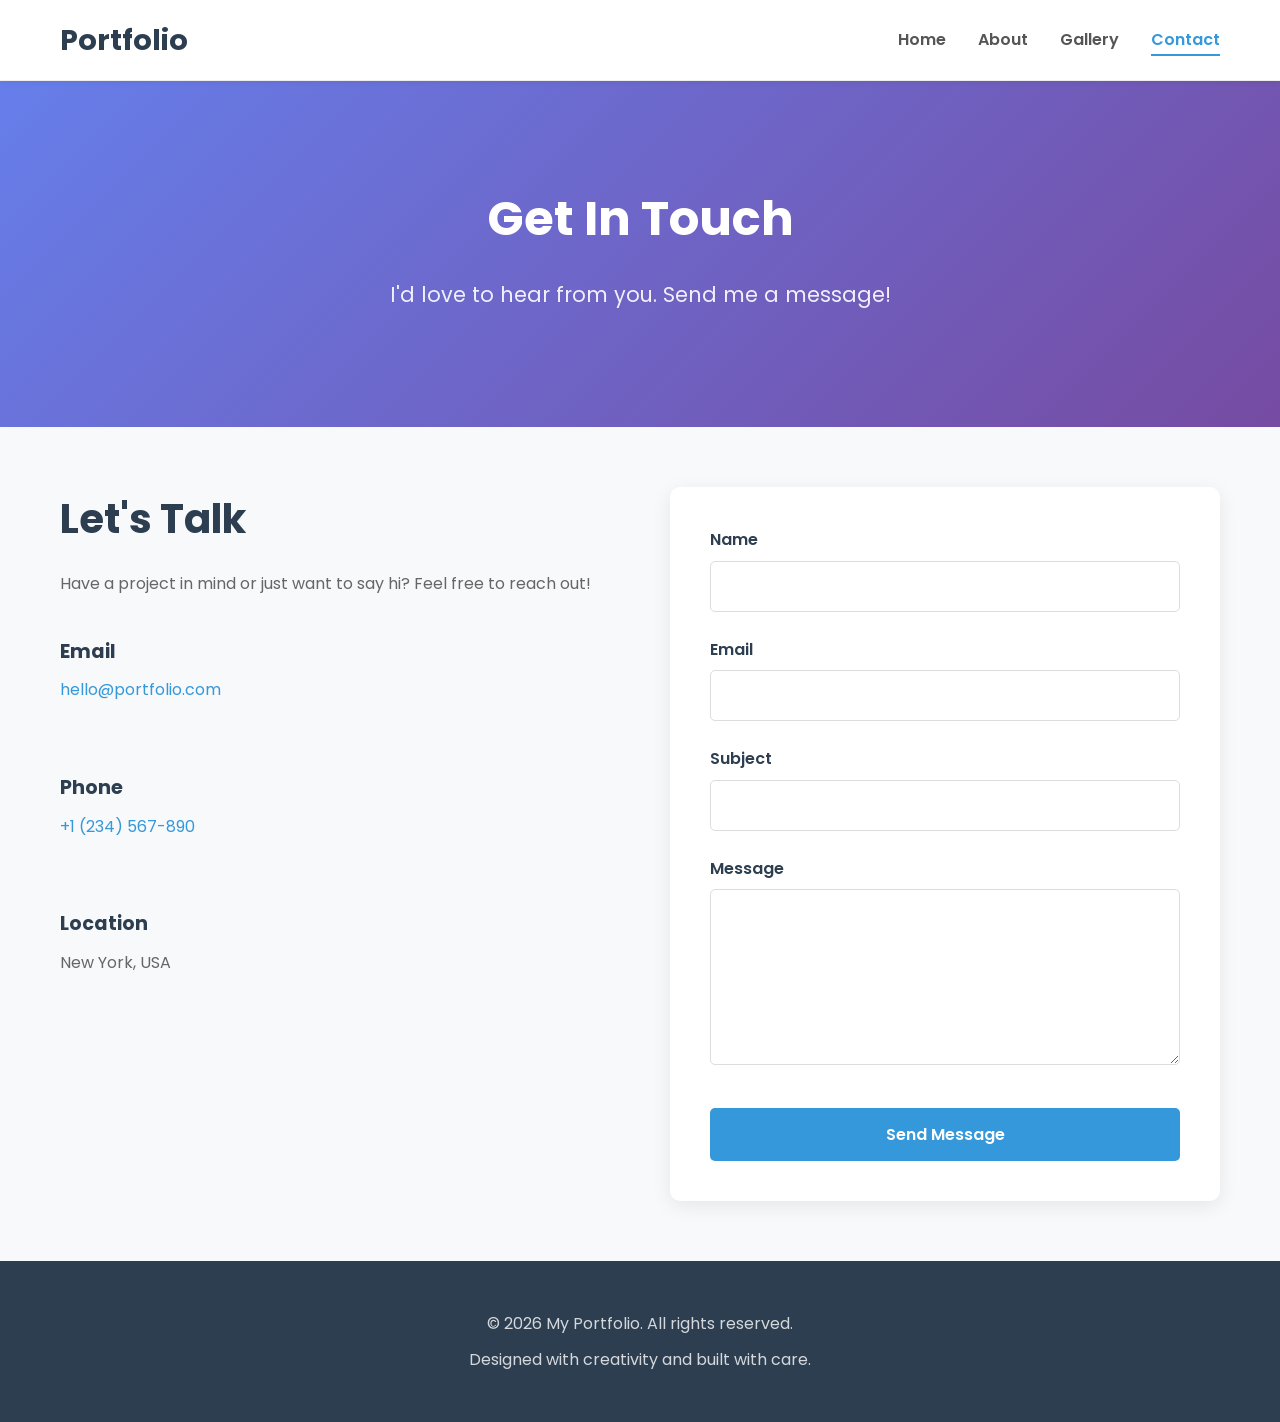
<file: contact.html>
<!DOCTYPE html>
<html lang="en">
<head>
    <meta charset="UTF-8">
    <meta name="viewport" content="width=device-width, initial-scale=1.0">
    <title>Contact - My Portfolio</title>
    <link rel="stylesheet" href="style.css">
    <link href="https://fonts.googleapis.com/css2?family=Poppins:wght@400;600;700&display=swap" rel="stylesheet">
</head>
<body>
    <!-- Header -->
    <header class="header">
        <div class="container">
            <div class="header-content">
                <div class="logo">
                    <h1>Portfolio</h1>
                </div>
                <nav class="nav">
                    <ul class="nav-list">
                        <li><a href="index.html" class="nav-link">Home</a></li>
                        <li><a href="about.html" class="nav-link">About</a></li>
                        <li><a href="gallery.html" class="nav-link">Gallery</a></li>
                        <li><a href="contact.html" class="nav-link active">Contact</a></li>
                    </ul>
                </nav>
            </div>
        </div>
    </header>

    <!-- Main Content -->
    <main>
        <!-- Page Title Section -->
        <section class="page-title">
            <div class="container">
                <h1>Get In Touch</h1>
                <p>I'd love to hear from you. Send me a message!</p>
            </div>
        </section>

        <!-- Contact Form Section -->
        <section class="contact-section">
            <div class="container">
                <div class="contact-wrapper">
                    <div class="contact-info">
                        <h2>Let's Talk</h2>
                        <p>Have a project in mind or just want to say hi? Feel free to reach out!</p>
                        
                        <div class="contact-details">
                            <div class="contact-item">
                                <h3>Email</h3>
                                <p><a href="mailto:hello@portfolio.com">hello@portfolio.com</a></p>
                            </div>
                            <div class="contact-item">
                                <h3>Phone</h3>
                                <p><a href="tel:+1234567890">+1 (234) 567-890</a></p>
                            </div>
                            <div class="contact-item">
                                <h3>Location</h3>
                                <p>New York, USA</p>
                            </div>
                        </div>
                    </div>

                    <div class="contact-form-wrapper">
                        <form class="contact-form" action="#" method="POST">
                            <div class="form-group">
                                <label for="name">Name</label>
                                <input type="text" id="name" name="name" required>
                            </div>

                            <div class="form-group">
                                <label for="email">Email</label>
                                <input type="email" id="email" name="email" required>
                            </div>

                            <div class="form-group">
                                <label for="subject">Subject</label>
                                <input type="text" id="subject" name="subject" required>
                            </div>

                            <div class="form-group">
                                <label for="message">Message</label>
                                <textarea id="message" name="message" rows="6" required></textarea>
                            </div>

                            <button type="submit" class="btn btn-primary">Send Message</button>
                        </form>
                    </div>
                </div>
            </div>
        </section>
    </main>

    <!-- Footer -->
    <footer class="footer">
        <div class="container">
            <div class="footer-content">
                <p>&copy; 2026 My Portfolio. All rights reserved.</p>
                <p>Designed with creativity and built with care.</p>
            </div>
        </div>
    </footer>
</body>
</html>
</file>
<file: style.css>
/* ===========================
   RESET & BASE STYLES
   =========================== */

* {
    margin: 0;
    padding: 0;
    box-sizing: border-box;
}

html {
    scroll-behavior: smooth;
}

body {
    font-family: 'Poppins', sans-serif;
    line-height: 1.6;
    color: #333;
    background-color: #fff;
}

/* ===========================
   TYPOGRAPHY
   =========================== */

h1, h2, h3, h4, h5, h6 {
    font-weight: 700;
    margin-bottom: 0.5rem;
}

h1 {
    font-size: 3rem;
}

h2 {
    font-size: 2.5rem;
}

h3 {
    font-size: 1.5rem;
}

p {
    margin-bottom: 1rem;
    font-size: 1rem;
}

a {
    text-decoration: none;
    color: inherit;
}

/* ===========================
   LAYOUT BASICS
   =========================== */

.container {
    max-width: 1200px;
    margin: 0 auto;
    padding: 0 20px;
}

main {
    min-height: calc(100vh - 80px - 200px);
}

/* ===========================
   HEADER & NAVIGATION
   =========================== */

.header {
    background-color: #fff;
    border-bottom: 1px solid #eee;
    position: sticky;
    top: 0;
    z-index: 100;
    box-shadow: 0 2px 5px rgba(0, 0, 0, 0.05);
}

.header-content {
    display: flex;
    justify-content: space-between;
    align-items: center;
    height: 80px;
}

.logo h1 {
    font-size: 1.8rem;
    color: #2c3e50;
    margin: 0;
}

.nav-list {
    display: flex;
    list-style: none;
    gap: 2rem;
}

.nav-link {
    font-weight: 600;
    color: #555;
    transition: color 0.3s ease;
    position: relative;
}

.nav-link:hover {
    color: #3498db;
}

.nav-link.active {
    color: #3498db;
}

.nav-link.active::after {
    content: '';
    position: absolute;
    bottom: -5px;
    left: 0;
    width: 100%;
    height: 2px;
    background-color: #3498db;
}

/* ===========================
   BUTTONS
   =========================== */

.btn {
    display: inline-block;
    padding: 12px 30px;
    border: none;
    border-radius: 5px;
    font-weight: 600;
    cursor: pointer;
    transition: all 0.3s ease;
    font-family: 'Poppins', sans-serif;
    font-size: 1rem;
}

.btn-primary {
    background-color: #3498db;
    color: #fff;
}

.btn-primary:hover {
    background-color: #2980b9;
    transform: translateY(-2px);
    box-shadow: 0 5px 15px rgba(52, 152, 219, 0.3);
}

.btn-secondary {
    background-color: #2c3e50;
    color: #fff;
}

.btn-secondary:hover {
    background-color: #1a252f;
    transform: translateY(-2px);
}

.btn-light {
    background-color: #fff;
    color: #2c3e50;
    border: 2px solid #fff;
}

.btn-light:hover {
    background-color: transparent;
    color: #fff;
}

/* ===========================
   HERO SLIDER
   =========================== */

.hero-slider {
    position: relative;
    width: 100%;
    height: 600px;
    overflow: hidden;
    background: linear-gradient(135deg, #667eea 0%, #764ba2 100%);
}

.slider-container {
    position: relative;
    width: 100%;
    height: 100%;
}

.slide {
    position: absolute;
    top: 0;
    left: 0;
    width: 100%;
    height: 100%;
    opacity: 0;
    transition: opacity 0.8s ease-in-out;
    display: flex;
    align-items: center;
    justify-content: center;
}

.slide.active {
    opacity: 1;
}

.slide-content {
    text-align: center;
    color: #fff;
    z-index: 2;
}

.slide-content h2 {
    font-size: 3.5rem;
    margin-bottom: 1rem;
    animation: slideInUp 0.8s ease;
}

.slide-content p {
    font-size: 1.5rem;
    margin-bottom: 2rem;
    animation: slideInUp 0.8s ease 0.2s both;
}

.slide-content .btn {
    animation: slideInUp 0.8s ease 0.4s both;
}

@keyframes slideInUp {
    from {
        opacity: 0;
        transform: translateY(30px);
    }
    to {
        opacity: 1;
        transform: translateY(0);
    }
}

/* Slider Controls */
.slider-controls {
    position: absolute;
    bottom: 30px;
    left: 50%;
    transform: translateX(-50%);
    display: flex;
    gap: 10px;
    z-index: 10;
}

.slider-dot {
    width: 12px;
    height: 12px;
    border-radius: 50%;
    background-color: rgba(255, 255, 255, 0.5);
    border: none;
    cursor: pointer;
    transition: all 0.3s ease;
}

.slider-dot.active {
    background-color: #fff;
    width: 30px;
    border-radius: 6px;
}

.slider-dot:hover {
    background-color: rgba(255, 255, 255, 0.8);
}

/* ===========================
   SECTIONS
   =========================== */

section {
    padding: 80px 0;
}

.section-title {
    text-align: center;
    margin-bottom: 60px;
}

.section-title h2 {
    margin-bottom: 10px;
}

.section-title p {
    font-size: 1.2rem;
    color: #666;
}

/* ===========================
   ABOUT PREVIEW (Home)
   =========================== */

.about-preview {
    background-color: #f8f9fa;
}

.about-preview-content {
    display: grid;
    grid-template-columns: 1fr 1fr;
    gap: 60px;
    align-items: center;
}

.about-image img {
    width: 100%;
    border-radius: 10px;
    box-shadow: 0 10px 30px rgba(0, 0, 0, 0.1);
}

.about-text h3 {
    margin-bottom: 20px;
}

.about-text p {
    color: #666;
    margin-bottom: 1.5rem;
}

.about-text .btn {
    margin-top: 20px;
}

/* ===========================
   SERVICES/FEATURES
   =========================== */

.services {
    background-color: #fff;
}

.services-grid {
    display: grid;
    grid-template-columns: repeat(3, 1fr);
    gap: 40px;
}

.service-card {
    background-color: #f8f9fa;
    padding: 40px 30px;
    border-radius: 10px;
    text-align: center;
    transition: all 0.3s ease;
}

.service-card:hover {
    transform: translateY(-10px);
    box-shadow: 0 15px 40px rgba(0, 0, 0, 0.1);
}

.service-icon {
    font-size: 3rem;
    margin-bottom: 20px;
}

.service-card h3 {
    margin-bottom: 15px;
    color: #2c3e50;
}

.service-card p {
    color: #666;
    font-size: 0.95rem;
}

/* ===========================
   GALLERY PREVIEW (Home)
   =========================== */

.gallery-preview {
    background-color: #fff;
}

.gallery-grid {
    display: grid;
    grid-template-columns: repeat(3, 1fr);
    gap: 30px;
    margin-bottom: 40px;
}

.gallery-item {
    position: relative;
    overflow: hidden;
    border-radius: 10px;
    aspect-ratio: 1;
}

.gallery-item img {
    width: 100%;
    height: 100%;
    object-fit: cover;
    transition: transform 0.3s ease;
}

.gallery-item:hover img {
    transform: scale(1.05);
}

.text-center {
    text-align: center;
}

/* ===========================
   GALLERY FULL PAGE
   =========================== */

.gallery-full {
    padding: 60px 0;
}

.gallery-grid-full {
    display: grid;
    grid-template-columns: repeat(3, 1fr);
    gap: 30px;
}

.gallery-item-full {
    position: relative;
    overflow: hidden;
    border-radius: 10px;
    aspect-ratio: 1;
}

.gallery-item-full img {
    width: 100%;
    height: 100%;
    object-fit: cover;
    transition: transform 0.3s ease;
}

.gallery-item-full:hover img {
    transform: scale(1.08);
}

/* ===========================
   CALL TO ACTION
   =========================== */

.cta {
    background: linear-gradient(135deg, #667eea 0%, #764ba2 100%);
    color: #fff;
    text-align: center;
}

.cta-content h2 {
    font-size: 2.5rem;
    margin-bottom: 20px;
    color: #fff;
}

.cta-content p {
    font-size: 1.3rem;
    margin-bottom: 30px;
    color: rgba(255, 255, 255, 0.9);
}

/* ===========================
   PAGE TITLE
   =========================== */

.page-title {
    background: linear-gradient(135deg, #667eea 0%, #764ba2 100%);
    color: #fff;
    padding: 100px 0;
    text-align: center;
}

.page-title h1 {
    font-size: 3rem;
    margin-bottom: 20px;
}

.page-title p {
    font-size: 1.3rem;
    color: rgba(255, 255, 255, 0.9);
}

/* ===========================
   ABOUT PAGE
   =========================== */

.about-section {
    padding: 80px 0;
    background-color: #fff;
}

.about-section.alt {
    background-color: #f8f9fa;
}

.about-row {
    display: grid;
    grid-template-columns: 1fr 1fr;
    gap: 60px;
    align-items: center;
}

.about-row.reverse {
    grid-template-columns: 1fr 1fr;
}

.about-row.reverse .about-col-image {
    order: 2;
}

.about-row.reverse .about-col-text {
    order: 1;
}

.about-col-image img {
    width: 100%;
    border-radius: 10px;
    box-shadow: 0 10px 30px rgba(0, 0, 0, 0.1);
}

.about-col-text h2 {
    margin-bottom: 30px;
    color: #2c3e50;
}

.about-col-text p {
    color: #666;
    margin-bottom: 20px;
    font-size: 1rem;
}

.about-highlights {
    list-style: none;
    margin-top: 30px;
}

.about-highlights li {
    padding: 10px 0;
    font-weight: 500;
    color: #333;
}

.skills {
    display: grid;
    grid-template-columns: repeat(3, 1fr);
    gap: 30px;
    margin-top: 30px;
}

.skill {
    padding: 20px;
    background-color: #f8f9fa;
    border-radius: 8px;
    text-align: center;
}

.skill h4 {
    font-size: 1.1rem;
    margin-bottom: 10px;
    color: #2c3e50;
}

.skill p {
    font-size: 0.9rem;
    color: #666;
}

.values-list {
    display: flex;
    flex-direction: column;
    gap: 20px;
    margin-top: 30px;
}

.value-item {
    padding: 15px;
    background-color: #f8f9fa;
    border-left: 4px solid #3498db;
    border-radius: 5px;
    color: #666;
}

.value-item strong {
    color: #2c3e50;
}

/* ===========================
   CONTACT PAGE
   =========================== */

.contact-section {
    padding: 60px 0;
    background-color: #f8f9fa;
}

.contact-wrapper {
    display: grid;
    grid-template-columns: 1fr 1fr;
    gap: 60px;
}

.contact-info h2 {
    margin-bottom: 20px;
    color: #2c3e50;
}

.contact-info p {
    color: #666;
    margin-bottom: 40px;
}

.contact-details {
    display: flex;
    flex-direction: column;
    gap: 30px;
}

.contact-item h3 {
    font-size: 1.2rem;
    margin-bottom: 10px;
    color: #2c3e50;
}

.contact-item p {
    color: #666;
}

.contact-item a {
    color: #3498db;
    transition: color 0.3s ease;
}

.contact-item a:hover {
    color: #2980b9;
}

/* Contact Form */
.contact-form-wrapper {
    background-color: #fff;
    padding: 40px;
    border-radius: 10px;
    box-shadow: 0 5px 20px rgba(0, 0, 0, 0.08);
}

.form-group {
    margin-bottom: 25px;
}

.form-group label {
    display: block;
    margin-bottom: 8px;
    font-weight: 600;
    color: #2c3e50;
}

.form-group input,
.form-group textarea {
    width: 100%;
    padding: 12px 15px;
    border: 1px solid #ddd;
    border-radius: 5px;
    font-family: 'Poppins', sans-serif;
    font-size: 1rem;
    transition: border-color 0.3s ease;
}

.form-group input:focus,
.form-group textarea:focus {
    outline: none;
    border-color: #3498db;
    box-shadow: 0 0 0 3px rgba(52, 152, 219, 0.1);
}

.form-group textarea {
    resize: vertical;
}

.contact-form .btn {
    width: 100%;
    padding: 14px;
    margin-top: 10px;
}

/* ===========================
   FOOTER
   =========================== */

.footer {
    background-color: #2c3e50;
    color: #fff;
    padding: 40px 0;
    text-align: center;
}

.footer-content p {
    margin: 10px 0;
    color: rgba(255, 255, 255, 0.8);
}

/* ===========================
   RESPONSIVE DESIGN
   =========================== */

/* Tablet - 768px and below */
@media (max-width: 768px) {
    h1 {
        font-size: 2rem;
    }

    h2 {
        font-size: 1.8rem;
    }

    h3 {
        font-size: 1.3rem;
    }

    .nav-list {
        gap: 1rem;
    }

    .nav-link {
        font-size: 0.9rem;
    }

    /* Hero Slider */
    .hero-slider {
        height: 400px;
    }

    .slide-content h2 {
        font-size: 2rem;
    }

    .slide-content p {
        font-size: 1rem;
    }

    /* About Preview */
    .about-preview-content {
        grid-template-columns: 1fr;
        gap: 40px;
    }

    /* Services Grid */
    .services-grid {
        grid-template-columns: 1fr;
        gap: 30px;
    }

    /* Gallery Grid */
    .gallery-grid,
    .gallery-grid-full {
        grid-template-columns: repeat(2, 1fr);
        gap: 20px;
    }

    /* About Page */
    .about-row,
    .about-row.reverse {
        grid-template-columns: 1fr;
    }

    .about-row.reverse .about-col-image,
    .about-row.reverse .about-col-text {
        order: initial;
    }

    .skills {
        grid-template-columns: 1fr;
    }

    /* Contact Page */
    .contact-wrapper {
        grid-template-columns: 1fr;
        gap: 40px;
    }

    section {
        padding: 60px 0;
    }

    .section-title {
        margin-bottom: 40px;
    }
}

/* Mobile - 480px and below */
@media (max-width: 480px) {
    .container {
        padding: 0 15px;
    }

    h1 {
        font-size: 1.5rem;
    }

    h2 {
        font-size: 1.4rem;
    }

    h3 {
        font-size: 1.1rem;
    }

    .header-content {
        height: 70px;
    }

    .logo h1 {
        font-size: 1.5rem;
    }

    .nav-list {
        gap: 0.8rem;
        font-size: 0.85rem;
    }

    /* Hero Slider */
    .hero-slider {
        height: 300px;
    }

    .slide-content h2 {
        font-size: 1.5rem;
    }

    .slide-content p {
        font-size: 0.9rem;
    }

    .btn {
        padding: 10px 20px;
        font-size: 0.9rem;
    }

    /* Gallery Grid */
    .gallery-grid,
    .gallery-grid-full {
        grid-template-columns: 1fr;
    }

    /* Contact Form */
    .contact-form-wrapper {
        padding: 25px;
    }

    /* Page Title */
    .page-title {
        padding: 60px 0;
    }

    .page-title h1 {
        font-size: 1.8rem;
    }

    .page-title p {
        font-size: 1rem;
    }

    section {
        padding: 40px 0;
    }
}
</file>
